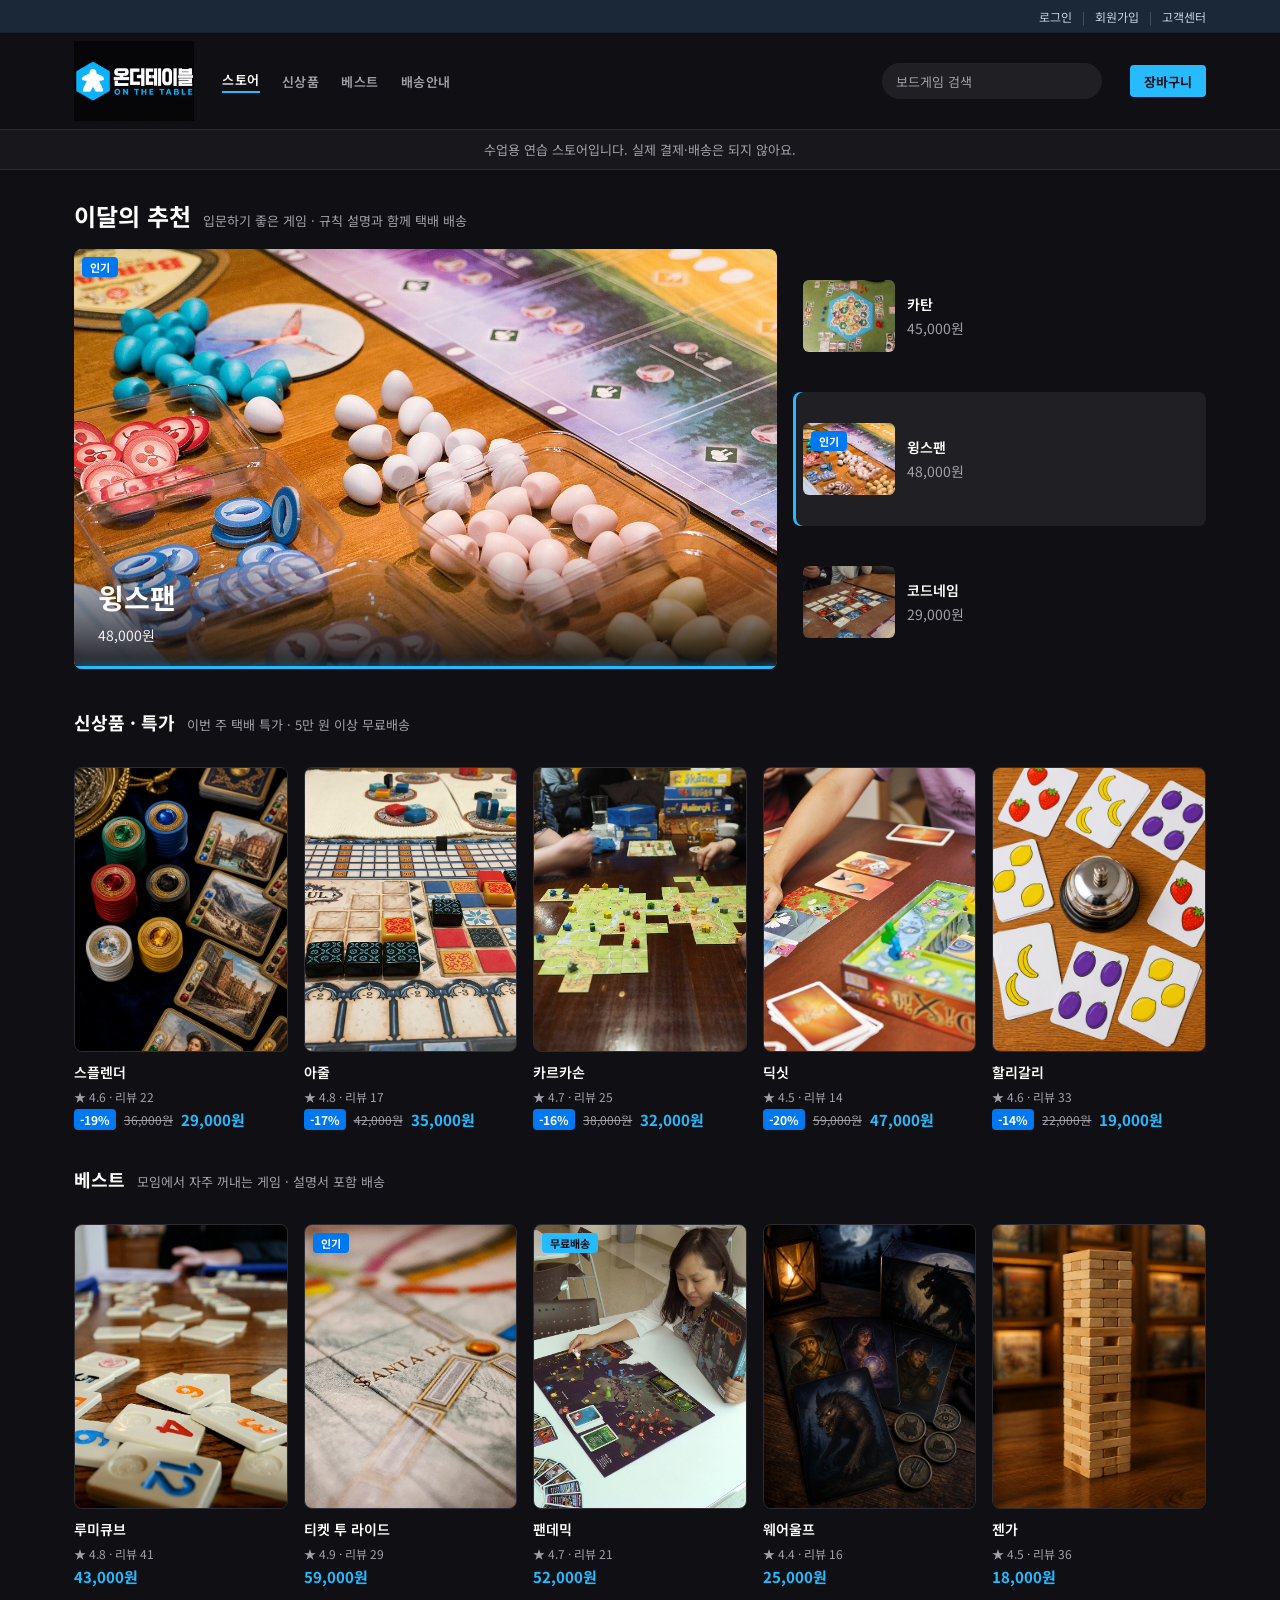
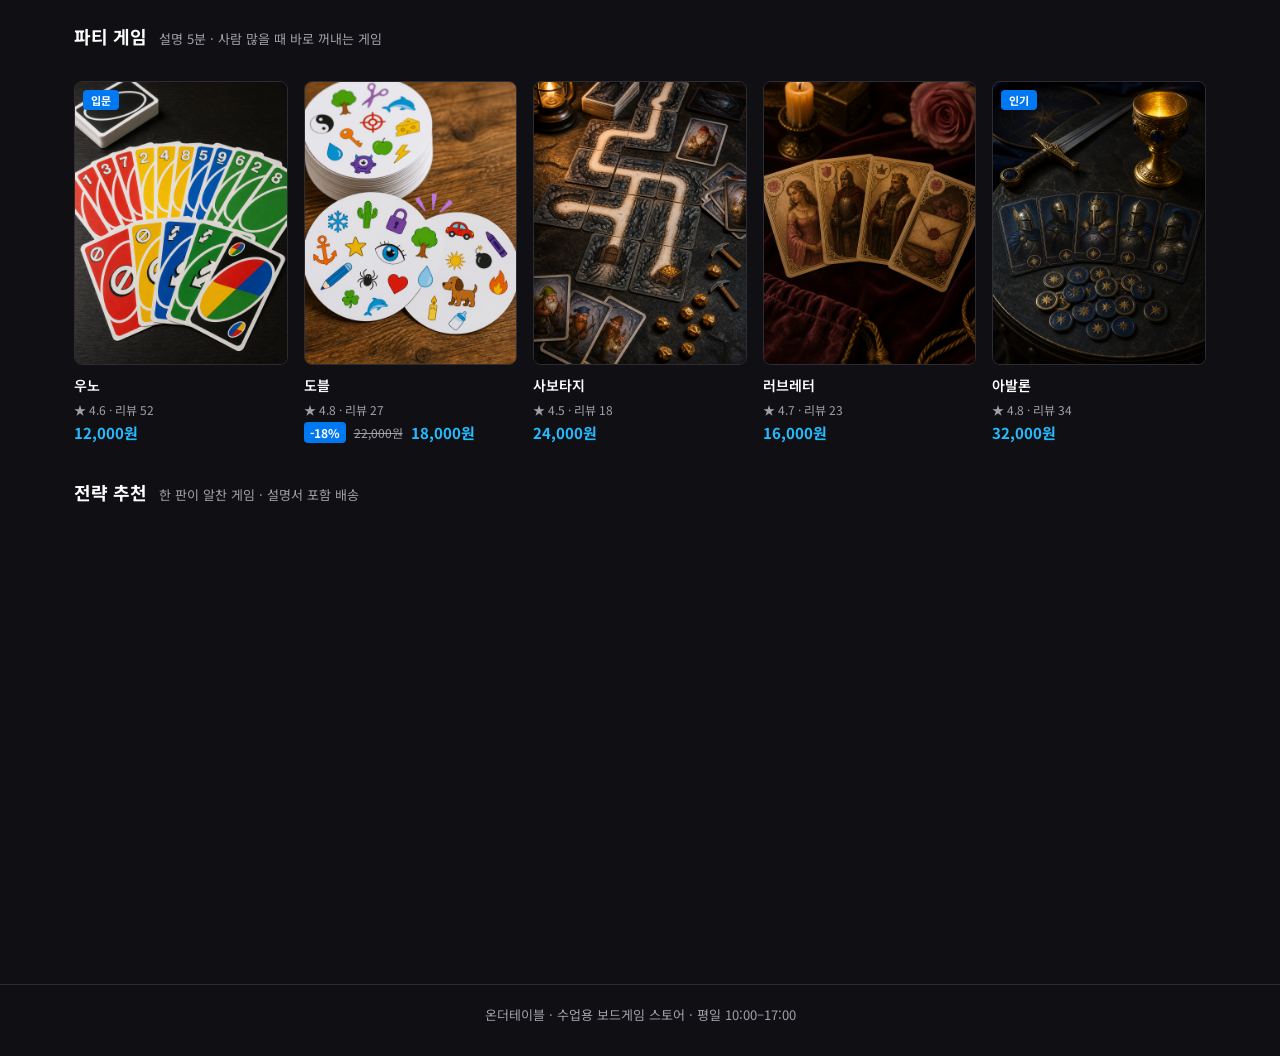
<file: index.html>
<!DOCTYPE html>
<html lang="ko">
  <head>
    <meta charset="UTF-8" />
    <meta http-equiv="refresh" content="0; url=store/" />
    <link rel="canonical" href="store/" />
    <title>온더테이블</title>
    <script>
      location.replace("store/");
    </script>
  </head>
  <body>
    <p><a href="store/">온더테이블 스토어로 이동</a></p>
  </body>
</html>
</file>
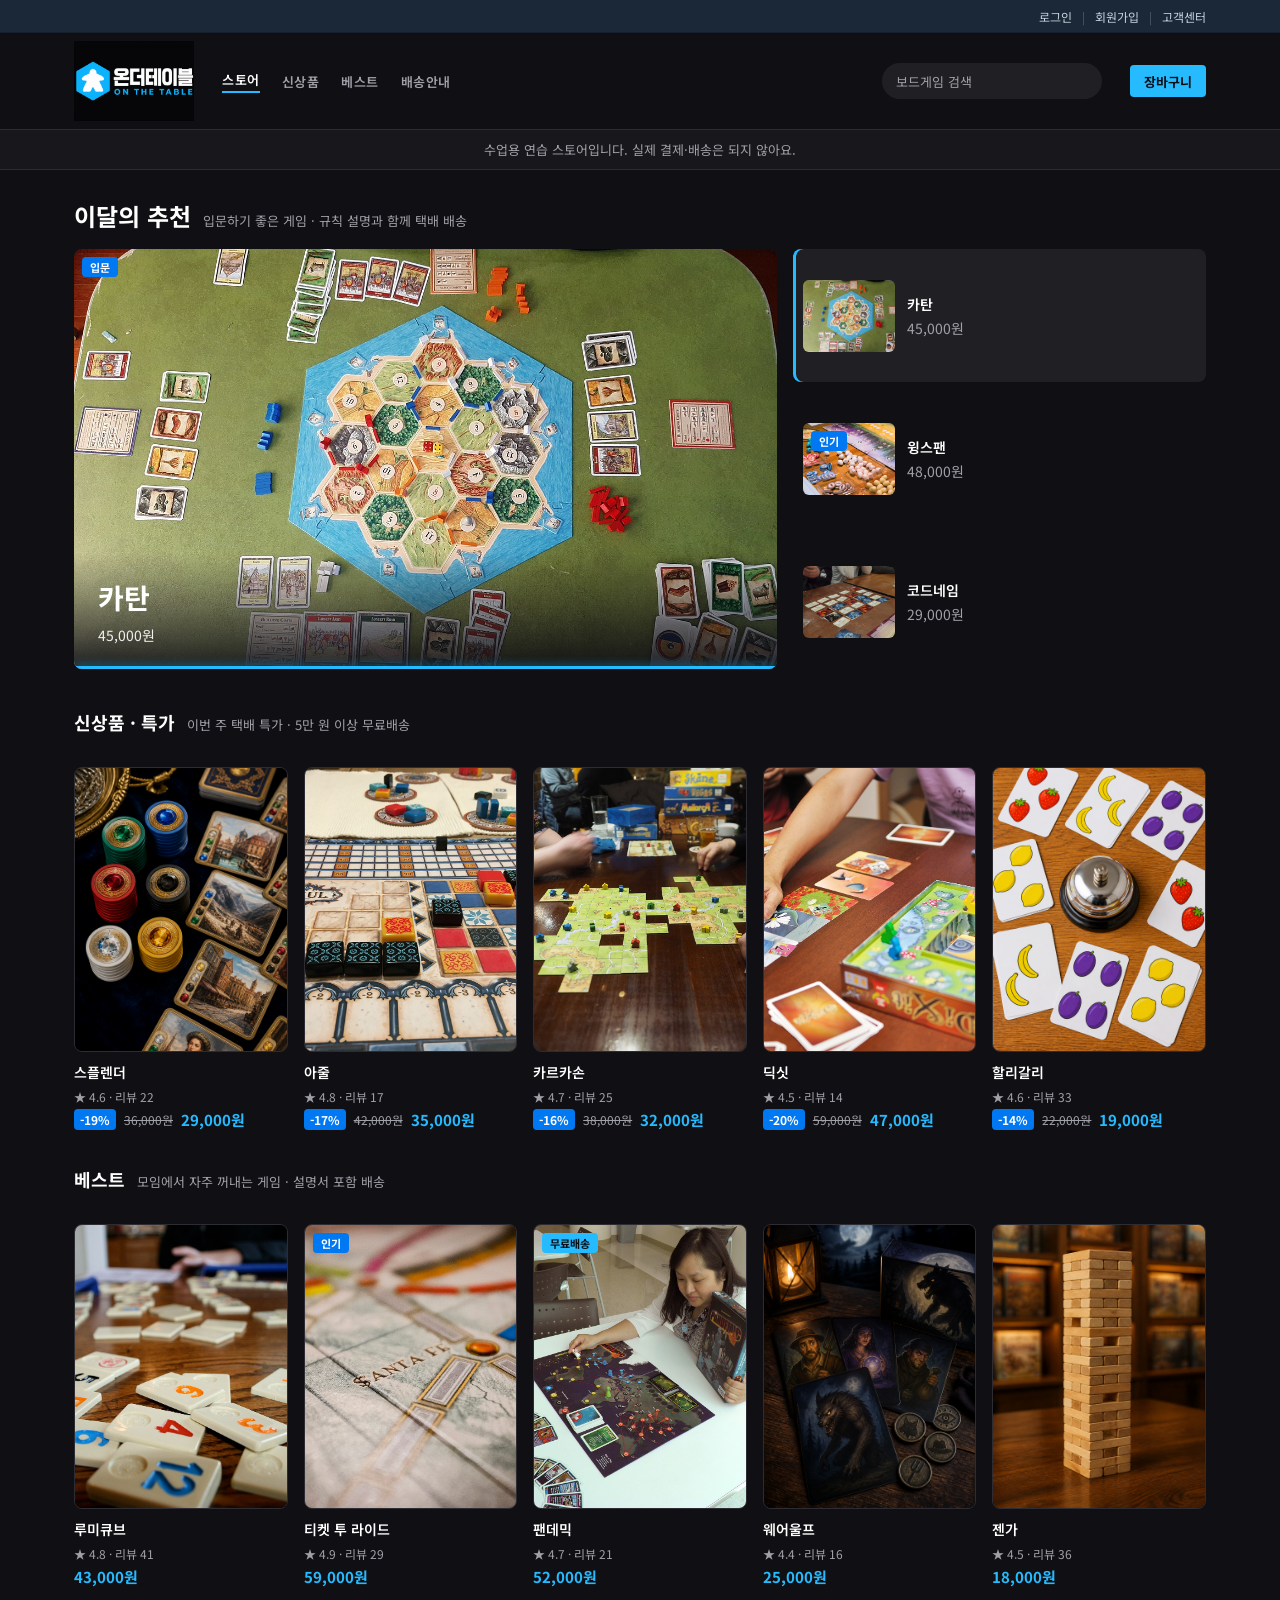
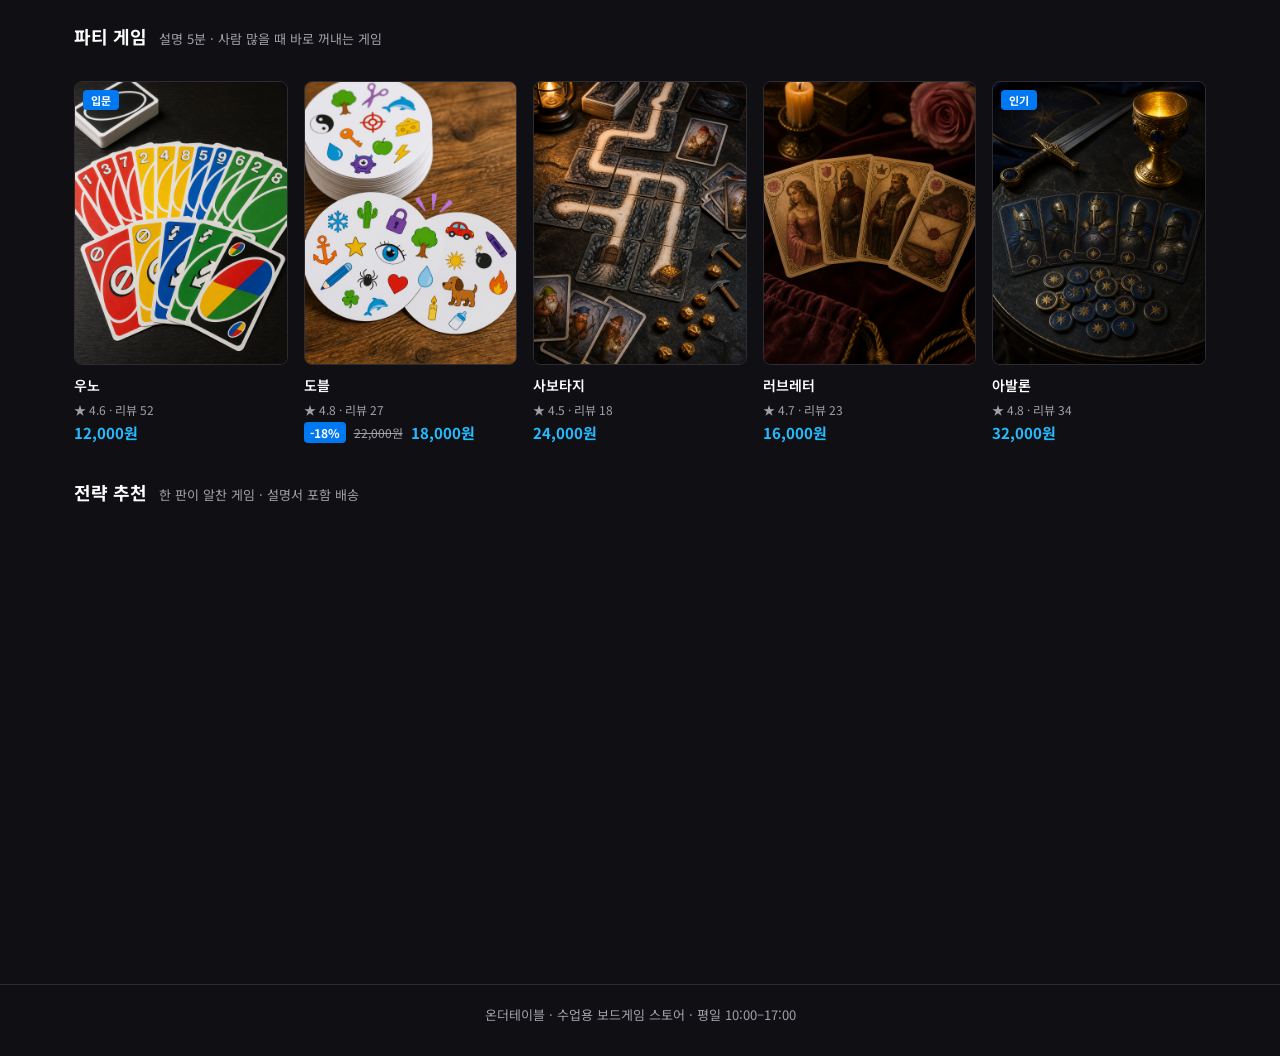
<file: store/index.html>
<!DOCTYPE html>
<html lang="ko">
  <head>
    <meta charset="UTF-8" />
    <meta name="viewport" content="width=device-width, initial-scale=1.0" />
    <title>온더테이블</title>
    <link rel="preconnect" href="https://fonts.googleapis.com" />
    <link rel="preconnect" href="https://fonts.gstatic.com" crossorigin />
    <link
      href="https://fonts.googleapis.com/css2?family=Noto+Sans+KR:wght@400;500;600;700&display=swap"
      rel="stylesheet"
    />
    <style>
      :root {
        --bg: #101014;
        --card: #202024;
        --card-hover: #2a2a30;
        --line: #2c2c32;
        --text: #ffffff;
        --muted: #a0a0a8;
        --accent: #26bbff;
        --sale: #26bbff;
        --badge: #0078f2;
        --steam: #1b2838;
        --radius-card: 8px;
        --radius-btn: 4px;
      }

      * {
        box-sizing: border-box;
        margin: 0;
        padding: 0;
      }

      body {
        background: var(--bg);
        color: var(--text);
        font-family: "Noto Sans KR", sans-serif;
        min-height: 100vh;
      }

      button,
      input {
        font-family: inherit;
      }

      .wrap {
        max-width: 1180px;
        margin: 0 auto;
        padding: 0 24px;
      }

      header {
        position: sticky;
        top: 0;
        z-index: 10;
        background: #101014;
        border-bottom: 1px solid var(--line);
      }

      .util {
        border-bottom: 1px solid #15202d;
        background: var(--steam);
      }

      .util-inner {
        display: flex;
        justify-content: flex-end;
        align-items: center;
        gap: 10px;
        height: 32px;
        color: #8f98a0;
        font-size: 12px;
      }

      .header-inner {
        display: flex;
        align-items: center;
        gap: 28px;
        height: 96px;
      }

      .header-left {
        display: flex;
        align-items: center;
        gap: 28px;
        flex: 1;
      }

      .logo {
        display: flex;
        align-items: center;
        background: none;
        border: 0;
        padding: 0;
        cursor: pointer;
      }

      .logo img {
        display: block;
        height: 80px;
        width: auto;
      }

      .cat-nav {
        display: flex;
        gap: 22px;
        align-items: center;
        flex: 1;
      }

      .cat-nav a {
        color: var(--muted);
        text-decoration: none;
        font-size: 13px;
        font-weight: 600;
        letter-spacing: 0.04em;
      }

      .cat-nav a:hover,
      .cat-nav a.active {
        color: var(--text);
      }

      .cat-nav a.active {
        box-shadow: inset 0 -2px 0 var(--accent);
        padding-bottom: 4px;
      }

      .search {
        width: 220px;
        height: 36px;
        padding: 0 14px;
        border: 0;
        border-radius: 18px;
        background: var(--card);
        color: var(--text);
        font-size: 13px;
      }

      .search::placeholder {
        color: var(--muted);
      }

      .search:focus {
        outline: 1px solid var(--accent);
      }

      .header-right {
        display: flex;
        align-items: center;
        gap: 10px;
        color: var(--muted);
        font-size: 13px;
        white-space: nowrap;
      }

      .install {
        position: relative;
        height: 32px;
        padding: 0 14px;
        border: 0;
        border-radius: var(--radius-btn);
        background: var(--accent);
        color: #081018;
        font-size: 13px;
        font-weight: 700;
        cursor: pointer;
      }

      .cart-badge {
        position: absolute;
        top: -7px;
        right: -7px;
        min-width: 18px;
        height: 18px;
        padding: 0 5px;
        border-radius: 9px;
        background: #fff;
        color: #081018;
        font-size: 11px;
        font-weight: 800;
        line-height: 18px;
        text-align: center;
      }

      .cart-badge.is-zero {
        display: none !important;
      }

      .install:hover {
        filter: brightness(1.08);
      }

      #cart-btn:hover {
        border-color: var(--accent);
        color: var(--accent);
      }

      .promo {
        background: #18181c;
        color: var(--muted);
        font-size: 13px;
        text-align: center;
        padding: 10px 16px;
        border-bottom: 1px solid var(--line);
      }

      .header-right a,
      .util-inner a {
        color: #c6d4df;
        text-decoration: none;
      }

      .rating {
        color: var(--muted);
        font-size: 12px;
        margin-bottom: 4px;
      }

      .rating em {
        color: #ffb020;
        font-style: normal;
        font-weight: 700;
      }

      .buy-actions {
        display: grid;
        gap: 8px;
      }

      #cart-btn {
        width: 100%;
        height: 44px;
        border: 1px solid var(--line);
        border-radius: var(--radius-btn);
        background: transparent;
        color: var(--text);
        font-size: 15px;
        font-weight: 700;
        cursor: pointer;
      }

      .specs {
        margin: 24px 0 8px;
      }

      .specs > h3 {
        font-size: 15px;
        margin-bottom: 4px;
      }

      .spec-row {
        display: grid;
        grid-template-columns: 88px 1fr;
        gap: 12px;
        padding: 12px 0;
        border-top: 1px solid var(--line);
        font-size: 14px;
      }

      .spec-row:last-child {
        border-bottom: 1px solid var(--line);
      }

      .spec-row dt {
        color: var(--muted);
      }

      .sep {
        opacity: 0.45;
      }

      #home,
      #detail,
      #cart {
        padding: 28px 0 48px;
        opacity: 1;
        transition: opacity 0.32s ease;
      }

      #home.is-leaving,
      #detail.is-leaving,
      #cart.is-leaving {
        opacity: 0;
      }

      [hidden] {
        display: none !important;
      }

      #search-head {
        display: none !important;
      }

      #home.is-searching #search-head {
        display: flex !important;
      }

      #home.is-searching .hero,
      #home.is-searching .hero-head {
        display: none;
      }

      .card.is-filtered-out {
        display: none;
      }

      .section.is-empty-section {
        display: none;
      }

      #search-empty {
        color: var(--muted);
        padding: 40px 0 16px;
      }

      .hero {
        display: grid;
        grid-template-columns: 1.7fr 1fr;
        gap: 16px;
        margin-bottom: 40px;
        min-height: 420px;
      }

      .hero-main {
        position: relative;
        display: flex;
        align-items: flex-end;
        overflow: hidden;
        border: 0;
        border-radius: var(--radius-card);
        background: var(--card);
        color: inherit;
        text-align: left;
        cursor: pointer;
        min-height: 420px;
      }

      .hero-main .cover,
      .detail-banner .cover {
        position: absolute;
        inset: 0;
        display: flex;
        align-items: center;
        justify-content: center;
        background: #18181c;
        color: var(--muted);
        font-size: 14px;
      }

      .card .cover img,
      .spot .cover img,
      .detail-banner .cover img {
        width: 100%;
        height: 100%;
        object-fit: cover;
      }

      .hero-main .cover .hero-photo {
        position: absolute;
        inset: 0;
        width: 100%;
        height: 100%;
        object-fit: cover;
        opacity: 0;
        transition: opacity 0.55s ease;
      }

      .hero-main .cover .hero-photo.is-front {
        opacity: 1;
      }

      .hero-progress {
        pointer-events: none;
        position: absolute;
        left: 0;
        right: 0;
        bottom: 0;
        z-index: 3;
        height: 3px;
        background: rgba(255, 255, 255, 0.12);
      }

      .hero-progress span {
        display: block;
        height: 100%;
        width: 0;
        background: var(--accent);
        box-shadow: 0 0 10px rgba(38, 187, 255, 0.8);
      }

      .hero-progress span.run {
        animation: hero-bar 4s linear forwards;
      }

      .hero.is-paused .hero-progress span.run {
        animation-play-state: paused;
      }

      @keyframes hero-bar {
        from {
          width: 0;
        }
        to {
          width: 100%;
        }
      }

      .hero-copy {
        position: relative;
        z-index: 1;
        width: 100%;
        padding: 24px;
        background: linear-gradient(transparent, rgba(16, 16, 20, 0.92));
        color: #fff;
        transition: opacity 0.25s ease;
      }

      .hero-copy.is-swap {
        opacity: 0.25;
      }

      .hero-copy h2 {
        font-size: 28px;
        font-weight: 700;
        margin-bottom: 8px;
        color: #fff;
      }

      .hero-copy p {
        color: #f0f0f0;
        font-size: 14px;
      }

      .spot p {
        color: var(--muted);
        font-size: 14px;
      }

      .hero-side {
        display: grid;
        grid-template-rows: repeat(3, 1fr);
        gap: 10px;
      }

      .spot {
        display: grid;
        grid-template-columns: 92px 1fr;
        gap: 12px;
        align-items: center;
        padding: 10px;
        border: 0;
        border-radius: var(--radius-card);
        background: transparent;
        color: inherit;
        text-align: left;
        cursor: pointer;
        transition: transform 0.2s ease, background 0.2s ease;
      }

      .spot:hover,
      .spot.active {
        background: var(--card);
      }

      .spot:hover {
        transform: translateY(-4px);
      }

      .spot.active {
        box-shadow: inset 3px 0 0 var(--accent);
      }

      .spot .cover {
        height: 72px;
        overflow: hidden;
        border-radius: 6px;
        background: #18181c;
      }

      .spot h3 {
        font-size: 14px;
        font-weight: 600;
        margin-bottom: 4px;
      }

      .section-head {
        display: flex;
        align-items: baseline;
        gap: 12px;
        margin-bottom: 16px;
      }

      .section-head h2 {
        margin-bottom: 0;
      }

      .section-head p {
        color: var(--muted);
        font-size: 13px;
      }

      .cover {
        position: relative;
      }

      .hero-main .cover .flag {
        z-index: 2;
      }

      .flag {
        position: absolute;
        top: 8px;
        left: 8px;
        z-index: 1;
        padding: 2px 8px;
        border-radius: 4px;
        font-size: 11px;
        font-weight: 700;
      }

      .flag-free {
        background: var(--accent);
        color: #081018;
      }

      .flag-ea {
        background: var(--badge);
        color: #fff;
      }

      .section {
        margin-bottom: 36px;
      }

      .section h2 {
        font-size: 18px;
        font-weight: 700;
        margin-bottom: 16px;
      }

      .row {
        display: grid;
        grid-template-columns: repeat(5, 1fr);
        gap: 16px;
      }

      .card {
        border: 0;
        background: none;
        color: inherit;
        text-align: left;
        cursor: pointer;
        opacity: 0;
        transform: translateY(22px);
        transition: transform 0.45s ease, opacity 0.45s ease;
      }

      .card.is-in {
        opacity: 1;
        transform: translateY(0);
      }

      .card .cover {
        aspect-ratio: 3 / 4;
        margin-bottom: 10px;
        overflow: hidden;
        border-radius: var(--radius-card);
        background: var(--card);
        border: 1px solid var(--line);
        transition: border-color 0.22s ease, box-shadow 0.22s ease;
      }

      .card-more {
        position: absolute;
        inset: 0;
        z-index: 2;
        display: flex;
        align-items: center;
        justify-content: center;
        background: rgba(16, 16, 20, 0.55);
        color: #fff;
        font-size: 13px;
        font-weight: 700;
        letter-spacing: 0.04em;
        opacity: 0;
        transition: opacity 0.22s ease;
        pointer-events: none;
      }

      .card.is-in:hover {
        transform: translateY(-8px);
      }

      .card:hover .cover {
        background: var(--card-hover);
        border-color: #3a3a44;
        box-shadow: 0 16px 32px rgba(0, 0, 0, 0.45);
      }

      .card:hover .card-more {
        opacity: 1;
      }

      .card h3 {
        font-size: 14px;
        font-weight: 600;
        margin-bottom: 6px;
      }

      .price-row {
        display: flex;
        align-items: center;
        gap: 8px;
        flex-wrap: wrap;
      }

      .badge {
        padding: 2px 6px;
        border-radius: 4px;
        background: var(--badge);
        color: #fff;
        font-size: 12px;
        font-weight: 700;
      }

      .original {
        color: var(--muted);
        font-size: 12px;
        text-decoration: line-through;
      }

      .price {
        color: var(--accent);
        font-size: 15px;
        font-weight: 700;
      }

      footer {
        border-top: 1px solid var(--line);
        padding: 20px 0 32px;
        color: var(--muted);
        font-size: 13px;
        text-align: center;
      }

      .back {
        display: inline-flex;
        align-items: center;
        gap: 6px;
        margin-bottom: 20px;
        border: 0;
        background: none;
        color: var(--muted);
        font-size: 14px;
        cursor: pointer;
      }

      .back:hover {
        color: var(--text);
      }

      .detail-grid {
        display: grid;
        grid-template-columns: 1.7fr 0.9fr;
        gap: 32px;
        align-items: start;
      }

      .detail-lead {
        font-size: 16px;
        line-height: 1.7;
        margin-bottom: 20px;
      }

      .meta {
        display: grid;
        grid-template-columns: 1fr 1fr;
        gap: 16px;
        margin-bottom: 20px;
      }

      .meta h3 {
        color: var(--muted);
        font-size: 12px;
        font-weight: 500;
        margin-bottom: 10px;
      }

      .tags {
        display: flex;
        gap: 8px;
        flex-wrap: wrap;
      }

      .tags span {
        padding: 6px 12px;
        border-radius: 4px;
        background: #3a3a40;
        color: var(--text);
        font-size: 13px;
      }

      .detail-banner {
        position: relative;
        width: 100%;
        min-height: 560px;
        aspect-ratio: 16 / 7;
        margin-bottom: 28px;
        overflow: hidden;
        border-radius: var(--radius-card);
        background: var(--card);
      }

      .detail-banner .cover img {
        transition: transform 0.55s ease;
      }

      .detail-banner:hover .cover img {
        transform: scale(1.08);
      }

      .related {
        margin-top: 48px;
      }

      .related .row {
        grid-template-columns: repeat(4, 1fr);
      }

      .toast {
        position: fixed;
        right: 24px;
        bottom: 24px;
        z-index: 50;
        min-width: 240px;
        padding: 14px 18px;
        border-radius: 8px;
        background: #202024;
        border: 1px solid rgba(38, 187, 255, 0.4);
        color: var(--text);
        font-size: 14px;
        font-weight: 600;
        box-shadow: 0 12px 32px rgba(0, 0, 0, 0.45);
        opacity: 0;
        transform: translateY(12px);
        pointer-events: none;
        transition: opacity 0.25s ease, transform 0.25s ease;
      }

      .toast.is-on {
        opacity: 1;
        transform: translateY(0);
      }

      .cart-layout {
        display: grid;
        grid-template-columns: 1.6fr 0.8fr;
        gap: 28px;
        align-items: start;
      }

      .cart-list {
        display: grid;
        gap: 12px;
      }

      .cart-item {
        display: grid;
        grid-template-columns: 72px 1fr auto;
        gap: 14px;
        align-items: center;
        padding: 12px;
        border-radius: var(--radius-card);
        background: var(--card);
        border: 1px solid var(--line);
      }

      .cart-item img {
        width: 72px;
        height: 72px;
        object-fit: cover;
        border-radius: 6px;
      }

      .cart-item h3 {
        font-size: 15px;
        margin-bottom: 6px;
      }

      .cart-item p {
        color: var(--accent);
        font-size: 14px;
        font-weight: 700;
      }

      .cart-qty {
        display: flex;
        align-items: center;
        gap: 8px;
      }

      .cart-qty button {
        width: 28px;
        height: 28px;
        border: 1px solid var(--line);
        border-radius: 4px;
        background: transparent;
        color: var(--text);
        cursor: pointer;
      }

      .cart-qty .cart-remove {
        width: auto;
        min-width: 56px;
        padding: 0 14px;
        margin-left: 8px;
        color: var(--muted);
        white-space: nowrap;
      }

      .cart-summary {
        padding: 20px;
        border-radius: var(--radius-card);
        background: var(--card);
        border: 1px solid var(--line);
      }

      .cart-summary h2 {
        font-size: 20px;
        margin-bottom: 16px;
      }

      .cart-row {
        display: flex;
        justify-content: space-between;
        margin-bottom: 10px;
        font-size: 14px;
        color: var(--muted);
      }

      .cart-row strong {
        color: var(--text);
      }

      .cart-row.total {
        margin-top: 12px;
        padding-top: 12px;
        border-top: 1px solid var(--line);
        color: var(--text);
        font-size: 16px;
        font-weight: 700;
      }

      .cart-row.total span {
        color: var(--accent);
      }

      #cart-checkout {
        width: 100%;
        height: 44px;
        margin-top: 16px;
        border: 0;
        border-radius: var(--radius-btn);
        background: var(--accent);
        color: #081018;
        font-size: 15px;
        font-weight: 700;
        cursor: pointer;
      }

      #cart-checkout:disabled {
        opacity: 0.55;
        cursor: default;
      }

      #cart-empty {
        color: var(--muted);
        padding: 40px 0;
      }

      .cart-keep {
        display: inline-block;
        margin-left: 8px;
        border: 0;
        background: none;
        color: var(--accent);
        font-size: 14px;
        font-weight: 700;
        cursor: pointer;
      }

      .expand-btn {
        display: inline-flex;
        margin: 12px 0 28px;
        border: 0;
        background: none;
        color: var(--accent);
        font-size: 14px;
        cursor: pointer;
      }

      .expand-body {
        color: var(--muted);
        font-size: 14px;
        line-height: 1.7;
        margin: -12px 0 28px;
      }

      .expand-body[hidden] {
        display: none;
      }

      .achieve-head {
        font-size: 16px;
        font-weight: 700;
        margin-bottom: 16px;
      }

      .achieves {
        display: grid;
        grid-template-columns: repeat(5, 1fr);
        gap: 12px;
      }

      .achieve-icon {
        width: 72px;
        height: 72px;
        display: flex;
        align-items: center;
        justify-content: center;
        margin-bottom: 8px;
        border-radius: 4px;
        background: #2a3344;
        color: var(--accent);
        font-size: 12px;
        font-weight: 700;
      }

      .achieve p {
        font-size: 13px;
        margin-bottom: 4px;
      }

      .achieve span {
        color: var(--muted);
        font-size: 12px;
      }

      .all-achieves {
        display: inline-block;
        margin-top: 16px;
        color: var(--accent);
        font-size: 14px;
        text-decoration: none;
      }

      .buy-box {
        position: sticky;
        top: 140px;
        padding: 20px;
        border-radius: var(--radius-card);
        background: var(--card);
        border: 1px solid var(--line);
      }

      .buy-box h1 {
        font-size: 22px;
        margin-bottom: 16px;
      }

      .detail-price {
        font-size: 18px;
        font-weight: 700;
        color: var(--accent);
        margin-bottom: 8px;
      }

      .ship-note {
        color: var(--muted);
        font-size: 13px;
        margin-bottom: 16px;
        line-height: 1.5;
      }

      #download-btn {
        width: 100%;
        height: 44px;
        border: 0;
        border-radius: var(--radius-btn);
        background: var(--accent);
        color: #081018;
        font-size: 15px;
        font-weight: 700;
        cursor: pointer;
      }

      #download-btn:disabled {
        opacity: 0.7;
        cursor: default;
      }

      @media (max-width: 900px) {
        .hero,
        .detail-grid,
        .meta,
        .achieves {
          grid-template-columns: 1fr;
        }

        .hero-main,
        .detail-banner {
          min-height: 360px;
          aspect-ratio: auto;
        }

        .cart-layout {
          grid-template-columns: 1fr;
        }

        .row {
          display: flex;
          overflow-x: auto;
          padding-bottom: 8px;
        }

        .card {
          flex: 0 0 160px;
        }

        .util,
        .cat-nav {
          display: none;
        }

        .search {
          width: auto;
          flex: 1;
          min-width: 0;
          max-width: 220px;
        }

        .header-inner {
          gap: 12px;
        }
      }

      @media (prefers-reduced-motion: reduce) {
        .hero-progress span.run {
          animation: none;
        }

        .card,
        .card.is-in,
        .card.is-in:hover,
        .spot,
        .spot:hover {
          opacity: 1;
          transform: none;
        }

        .detail-banner:hover .cover img {
          transform: none;
        }

        #home,
        #detail,
        #cart,
        #home.is-leaving,
        #detail.is-leaving,
        #cart.is-leaving {
          opacity: 1;
          transition: none;
        }
      }
    </style>
  </head>
  <body>
    <header>
      <div class="util">
        <div class="wrap util-inner">
          <a href="#" id="nav-login">로그인</a>
          <span class="sep">|</span>
          <a href="#" id="nav-join">회원가입</a>
          <span class="sep">|</span>
          <a href="#" id="nav-support">고객센터</a>
        </div>
      </div>
      <div class="wrap header-inner">
        <button class="logo" type="button" id="logo-btn" aria-label="온더테이블">
          <img src="images/logo.png" alt="온더테이블" />
        </button>
        <nav class="cat-nav">
          <a href="#" class="active" id="nav-store">스토어</a>
          <a href="#deals" id="nav-new">신상품</a>
          <a href="#best" id="nav-best">베스트</a>
          <a href="#" id="nav-about">배송안내</a>
        </nav>
        <input class="search" type="search" placeholder="보드게임 검색" autocomplete="off" aria-label="보드게임 검색" />
        <div class="header-right">
          <button class="install" type="button" id="open-cart">
            장바구니
            <span class="cart-badge is-zero" id="cart-badge">0</span>
          </button>
        </div>
      </div>
    </header>
    <p class="promo">수업용 연습 스토어입니다. 실제 결제·배송은 되지 않아요.</p>

    <main>
      <section id="home">
        <div class="wrap">
          <div class="section-head hero-head">
            <h2>이달의 추천</h2>
            <p>입문하기 좋은 게임 · 규칙 설명과 함께 택배 배송</p>
          </div>
          <div class="section-head" id="search-head">
            <h2>검색 결과</h2>
            <p id="search-count"></p>
          </div>
          <p id="search-empty" hidden>검색 결과가 없어요. 다른 이름이나 장르를 입력해 보세요.</p>
          <section class="section" id="search-hits" hidden>
            <div class="row" id="search-hits-row"></div>
          </section>
          <div class="hero">
            <button
              class="hero-main"
              type="button"
              id="hero-main"
              data-title="카탄"
              data-price="45,000원"
              data-desc="주사위로 자원을 얻고, 도로·마을·도시를 지어 10점을 먼저 내면 이깁니다. 3~4인, 60~90분."
              data-more="차례마다 주사위 2개를 굴립니다. 나온 숫자 칸에 마을이 있으면 자원을 받고, 사람과 거래한 뒤 도로(벽돌+나무)·마을·도시를 짓습니다. 합이 7이면 도둑이 움직입니다. 최장 도로·최강 기사 점수도 있습니다. 구성: 육각 타일, 자원 카드, 말, 주사위, 설명서. 택배 2~3일."
              data-tags="전략, 가족, 입문"
              data-features="3~4인, 60~90분, 만 10세"
            >
              <div class="cover" id="hero-cover">
                <span class="flag flag-ea">입문</span>
                <img class="hero-photo is-front" src="images/catan.jpg" alt="카탄" />
              </div>
              <div class="hero-copy" id="hero-copy">
                <h2 id="hero-title">카탄</h2>
                <p id="hero-price">45,000원</p>
              </div>
              <div class="hero-progress" aria-hidden="true"><span id="hero-progress-bar" class="run"></span></div>
            </button>

            <div class="hero-side">
              <button
                class="spot active"
                type="button"
                data-title="카탄"
                data-price="45,000원"
                data-desc="주사위로 자원을 얻고, 도로·마을·도시를 지어 10점을 먼저 내면 이깁니다. 3~4인, 60~90분."
                data-more="차례마다 주사위 2개를 굴립니다. 나온 숫자 칸에 마을이 있으면 자원을 받고, 사람과 거래한 뒤 도로(벽돌+나무)·마을·도시를 짓습니다. 합이 7이면 도둑이 움직입니다. 최장 도로·최강 기사 점수도 있습니다. 구성: 육각 타일, 자원 카드, 말, 주사위, 설명서. 택배 2~3일."
                data-tags="전략, 가족, 입문"
                data-features="3~4인, 60~90분, 만 10세"
              >
                <div class="cover">
                  <img src="images/catan.jpg" alt="카탄" />
                </div>
                <div>
                  <h3>카탄</h3>
                  <p>45,000원</p>
                </div>
              </button>
              <button
                class="spot"
                type="button"
                data-title="윙스팬"
                data-price="48,000원"
                data-desc="새 카드를 숲·초원·습지에 놓아 엔진을 키웁니다. 4라운드, 1~5인, 40~70분."
                data-more="차례에 행동 하나: 새 놓기, 먹이 얻기, 알 낳기, 카드 뽑기. 새가 많을수록 그 줄이 세집니다. 끝점수는 새+알+먹이+보너스+라운드 목표입니다. 구성: 새 카드, 보드, 알 토큰, 주사위 탑, 설명서. 택배 2~3일."
                data-tags="전략, 엔진빌딩, 가족"
                data-features="1~5인, 40~70분, 만 10세"
              >
                <div class="cover">
                  <span class="flag flag-ea">인기</span>
                  <img src="images/wingspan.jpg" alt="윙스팬" />
                </div>
                <div>
                  <h3>윙스팬</h3>
                  <p>48,000원</p>
                </div>
              </button>
              <button
                class="spot"
                type="button"
                data-title="코드네임"
                data-price="29,000원"
                data-desc="힌트 한 단어로 우리 팀 단어를 맞힙니다. 암살자를 고르면 즉시 패배. 4~8인, 15분."
                data-more="5×5 단어 판을 펼칩니다. 스파이마스터가 '힌트+숫자'를 말하면 팀원이 카드를 고릅니다. 우리 팀이면 계속, 시민이면 턴 종료, 암살자면 패배. 자기 팀 단어를 먼저 다 맞히면 승리. 구성: 단어 카드, 키 카드, 덮개, 설명서. 무료배송."
                data-tags="파티, 단어, 팀전"
                data-features="4~8인, 15분, 만 10세"
              >
                <div class="cover">
                  <img src="images/codenames.jpg" alt="코드네임" />
                </div>
                <div>
                  <h3>코드네임</h3>
                  <p>29,000원</p>
                </div>
              </button>
            </div>
          </div>

          <section class="section" id="deals">
            <div class="section-head">
              <h2>신상품 · 특가</h2>
              <p>이번 주 택배 특가 · 5만 원 이상 무료배송</p>
            </div>
            <div class="row">
              <button
                class="card"
                type="button"
                data-title="스플렌더"
                data-price="29,000원"
                data-desc="보석을 모아 개발 카드를 사고, 15점을 먼저 내면 이깁니다. 2~4인, 30분."
                data-more="차례에 하나만: 보석 3색 가져오기, 같은 색 2개, 카드 사기, 또는 예약(+황금 조커). 산 카드는 영구 할인이 됩니다. 귀족 방문은 3점. 15점이면 그 라운드 끝까지 하고 최고점 승리. 구성: 보석 토큰, 개발 카드, 귀족 타일, 설명서."
                data-tags="전략, 카드, 입문"
                data-features="2~4인, 30분, 만 10세"
              >
                <div class="cover">
                  <img src="images/splendor.jpg" alt="스플렌더" />
                </div>
                <h3>스플렌더</h3>
                <div class="price-row">
                  <span class="badge">-19%</span>
                  <span class="original">36,000원</span>
                  <span class="price">29,000원</span>
                </div>
              </button>
              <button
                class="card"
                type="button"
                data-title="아줄"
                data-price="35,000원"
                data-desc="공장에서 같은 색 타일만 가져와 줄을 채웁니다. 벽이 차면 점수. 2~4인, 30~45분."
                data-more="한 색만 가져가고 나머지는 가운데로 둡니다. 줄이 가득 차면 벽에 1장을 붙입니다. 바닥에 버린 타일은 감점. 가로줄 하나가 완성되면 마지막 라운드. 구성: 공장 보드, 플레이어 보드, 타일, 설명서."
                data-tags="추상, 가족, 타일"
                data-features="2~4인, 30~45분, 만 8세"
              >
                <div class="cover">
                  <img src="images/azul.jpg" alt="아줄" />
                </div>
                <h3>아줄</h3>
                <div class="price-row">
                  <span class="badge">-17%</span>
                  <span class="original">42,000원</span>
                  <span class="price">35,000원</span>
                </div>
              </button>
              <button
                class="card"
                type="button"
                data-title="카르카손"
                data-price="32,000원"
                data-desc="타일을 이어 도시와 길을 만들고, 말을 올려 점수를 받습니다. 2~5인, 30~45분."
                data-more="타일 1장을 지형에 맞게 놓고, 원하면 미플(말)을 올립니다. 도시·길이 닫히면 점수를 받고 말을 돌려받습니다. 수도원은 주변 8칸이 차면 9점. 구성: 지형 타일, 미플, 점수 트랙, 설명서."
                data-tags="가족, 타일, 입문"
                data-features="2~5인, 30~45분, 만 7세"
              >
                <div class="cover">
                  <img src="images/carcassonne.jpg" alt="카르카손" />
                </div>
                <h3>카르카손</h3>
                <div class="price-row">
                  <span class="badge">-16%</span>
                  <span class="original">38,000원</span>
                  <span class="price">32,000원</span>
                </div>
              </button>
              <button
                class="card"
                type="button"
                data-title="딕싯"
                data-price="47,000원"
                data-desc="이야기꾼이 그림에 힌트를 주고, 나머지는 비슷한 그림을 섞어 투표합니다. 3~6인, 30분."
                data-more="각자 카드 6장. 이야기꾼이 힌트를 내면 다른 사람은 비슷한 그림을 냅니다. 섞어 펼친 뒤 이야기꾼 카드를 고릅니다. 모두 맞히거나 아무도 못 맞히면 이야기꾼은 0점. 구성: 그림 카드, 투표 칩, 토끼 말, 설명서."
                data-tags="파티, 이야기, 그림"
                data-features="3~6인, 30분, 만 8세"
              >
                <div class="cover">
                  <img src="images/dixit.jpg" alt="딕싯" />
                </div>
                <h3>딕싯</h3>
                <div class="price-row">
                  <span class="badge">-20%</span>
                  <span class="original">59,000원</span>
                  <span class="price">47,000원</span>
                </div>
              </button>
              <button
                class="card"
                type="button"
                data-title="할리갈리"
                data-price="19,000원"
                data-desc="같은 과일이 정확히 5개가 되면 종을 칩니다. 2~6인, 10~15분."
                data-more="차례로 카드를 뒤집습니다. 같은 과일 합이 5개면 종. 가장 빠른 사람이 공개된 카드를 가져갑니다. 잘못 치면 카드를 나눠 줍니다. 구성: 과일 카드, 종, 설명서."
                data-tags="파티, 순발력, 가족"
                data-features="2~6인, 10~15분, 만 6세"
              >
                <div class="cover">
                  <img src="images/halligalli.jpg" alt="할리갈리" />
                </div>
                <h3>할리갈리</h3>
                <div class="price-row">
                  <span class="badge">-14%</span>
                  <span class="original">22,000원</span>
                  <span class="price">19,000원</span>
                </div>
              </button>
            </div>
          </section>

          <section class="section" id="best">
            <div class="section-head">
              <h2>베스트</h2>
              <p>모임에서 자주 꺼내는 게임 · 설명서 포함 배송</p>
            </div>
            <div class="row">
              <button
                class="card"
                type="button"
                data-title="루미큐브"
                data-price="43,000원"
                data-desc="숫자 타일로 같은 숫자 세트나 연속 숫자를 만듭니다. 손을 먼저 비우면 승리. 2~4인, 30~60분."
                data-more="첫 등록은 합 30점 이상. 이후 타일을 내거나 나온 줄을 재조합합니다. 조커는 아무 숫자·색이나 대신합니다. 구성: 타일, 받침대, 설명서. 5만 원 미만이라 배송비가 붙을 수 있습니다."
                data-tags="가족, 타일, 입문"
                data-features="2~4인, 30~60분, 만 8세"
              >
                <div class="cover">
                  <img src="images/rummikub.jpg" alt="루미큐브" />
                </div>
                <h3>루미큐브</h3>
                <div class="price-row"><span class="price">43,000원</span></div>
              </button>
              <button
                class="card"
                type="button"
                data-title="티켓 투 라이드"
                data-price="59,000원"
                data-desc="기차 카드를 모아 지도 위 노선을 점유합니다. 목적지 티켓을 달성하면 큰 점수. 2~5인, 30~60분."
                data-more="차례에 하나만: 기차 카드 2장, 같은 색으로 노선 놓기, 또는 목적지 티켓 추가. 기차 말이 2개 이하면 한 바퀴 더 하고 끝. 목적지 실패는 감점, 최장 경로 +10점. 구성: 보드, 기차 말, 카드, 설명서. 무료배송."
                data-tags="가족, 전략, 기차"
                data-features="2~5인, 30~60분, 만 8세"
              >
                <div class="cover">
                  <span class="flag flag-ea">인기</span>
                  <img src="images/tickettoride.jpg" alt="티켓 투 라이드" />
                </div>
                <h3>티켓 투 라이드</h3>
                <div class="price-row"><span class="price">59,000원</span></div>
              </button>
              <button
                class="card"
                type="button"
                data-title="팬데믹"
                data-price="52,000원"
                data-desc="모두 한 팀입니다. 행동 4번으로 질병을 치료하고, 치료제 4개를 만들면 전원 승리. 2~4인, 45분."
                data-more="역할(위생병, 과학자 등)을 받고 애틀랜타에서 시작합니다. 이동·치료·연구소·카드 공유·치료제 발견을 4행동 안에 합니다. 전염 카드가 나오면 감염이 급증합니다. 큐브나 카드가 떨어지면 전원 패배. 구성: 세계 지도, 역할 카드, 질병 큐브, 설명서. 무료배송."
                data-tags="협력, 전략, 가족"
                data-features="2~4인, 45분, 만 8세"
              >
                <div class="cover">
                  <span class="flag flag-free">무료배송</span>
                  <img src="images/pandemic.jpg" alt="팬데믹" />
                </div>
                <h3>팬데믹</h3>
                <div class="price-row"><span class="price">52,000원</span></div>
              </button>
              <button
                class="card"
                type="button"
                data-title="웨어울프"
                data-price="25,000원"
                data-desc="밤에 직업을 확인하고, 낮에 한 번만 투표합니다. 원나잇 규칙, 3~10인, 약 10분."
                data-more="인원보다 3장 많게 직업을 나눠 주고 3장은 가운데 둡니다. 밤 동안 늑대·예언자 등이 카드를 보거나 바꿉니다. 아침에 한 번 투표해 가장 표를 받은 사람을 공개합니다. 마을이 늑대를 죽이면 마을 승. 구성: 직업 카드, 토큰, 설명서."
                data-tags="파티, 추리, 대화"
                data-features="3~10인, 10분, 만 13세"
              >
                <div class="cover">
                  <img src="images/werewolf.jpg" alt="웨어울프" />
                </div>
                <h3>웨어울프</h3>
                <div class="price-row"><span class="price">25,000원</span></div>
              </button>
              <button
                class="card"
                type="button"
                data-title="젠가"
                data-price="18,000원"
                data-desc="탑에서 블록을 뽑아 위에 쌓습니다. 무너뜨린 사람이 집니다. 인원 제한 없음, 약 10분."
                data-more="3개씩 방향을 바꿔 탑을 쌓습니다. 한 손으로 블록 1개를 빼고 맨 위에 놓습니다. 맨 위 완성 층은 빼지 않습니다. 구성: 나무 블록 54개, 설명서. 완충 포장 배송."
                data-tags="파티, 순발력, 가족"
                data-features="1인~, 10분, 만 6세"
              >
                <div class="cover">
                  <img src="images/jenga.jpg" alt="젠가" />
                </div>
                <h3>젠가</h3>
                <div class="price-row"><span class="price">18,000원</span></div>
              </button>
            </div>
          </section>

          <section class="section" id="party">
            <div class="section-head">
              <h2>파티 게임</h2>
              <p>설명 5분 · 사람 많을 때 바로 꺼내는 게임</p>
            </div>
            <div class="row">
              <button
                class="card"
                type="button"
                data-title="우노"
                data-price="12,000원"
                data-desc="같은 색이나 숫자를 내며 손을 비웁니다. 마지막 한 장일 때 우노를 외칩니다. 2~10인, 15분."
                data-more="자기 차례에 맨 위 카드와 색 또는 숫자가 같은 카드를 냅니다. 스킵·리버스·+2·와일드로 흐름을 바꿉니다. 마지막 한 장을 내기 전에 우노를 말하지 않으면 카드 2장을 받습니다. 구성: 카드, 설명서."
                data-tags="파티, 카드, 가족"
                data-features="2~10인, 15분, 만 7세"
              >
                <div class="cover">
                  <span class="flag flag-ea">입문</span>
                  <img src="images/uno.jpg" alt="우노" />
                </div>
                <h3>우노</h3>
                <div class="price-row"><span class="price">12,000원</span></div>
              </button>
              <button
                class="card"
                type="button"
                data-title="도블"
                data-price="18,000원"
                data-desc="두 원형 카드에서 같은 그림 하나를 먼저 찾습니다. 2~8인, 10분."
                data-more="어떤 두 장을 골라도 같은 그림이 정확히 하나 있습니다. 먼저 외친 사람이 카드를 가져갑니다. 여러 미니 규칙으로 바꿀 수 있습니다. 구성: 원형 카드, 설명서."
                data-tags="파티, 순발력, 가족"
                data-features="2~8인, 10분, 만 6세"
              >
                <div class="cover">
                  <img src="images/dobble.jpg" alt="도블" />
                </div>
                <h3>도블</h3>
                <div class="price-row">
                  <span class="badge">-18%</span>
                  <span class="original">22,000원</span>
                  <span class="price">18,000원</span>
                </div>
              </button>
              <button
                class="card"
                type="button"
                data-title="사보타지"
                data-price="24,000원"
                data-desc="광부는 금을 찾고, 방해꾼은 길을 막습니다. 정체를 숨긴 채 터널을 잇습니다. 3~10인, 30분."
                data-more="직업 카드를 몰래 봅니다. 자기 차례에 길 카드로 터널을 잇거나, 곡괭이를 깨거나 고칩니다. 금에 먼저 닿으면 광부 승, 길이 막히면 방해꾼 승. 구성: 길 카드, 직업 카드, 금 카드, 설명서."
                data-tags="파티, 추리, 카드"
                data-features="3~10인, 30분, 만 8세"
              >
                <div class="cover">
                  <img src="images/saboteur.jpg" alt="사보타지" />
                </div>
                <h3>사보타지</h3>
                <div class="price-row"><span class="price">24,000원</span></div>
              </button>
              <button
                class="card"
                type="button"
                data-title="러브레터"
                data-price="16,000원"
                data-desc="손카드 한 장으로 공주에게 편지를 전합니다. 상대를 탈락시키면 유리. 2~6인, 15분."
                data-more="매 턴 카드 1장을 뽑아 1장을 씁니다. 경비병은 직업을 맞히고, 공주(8)는 내면 탈락입니다. 마지막까지 남거나 손패 숫자가 높으면 승리. 구성: 카드 16장, 토큰, 설명서."
                data-tags="파티, 카드, 추리"
                data-features="2~6인, 15분, 만 10세"
              >
                <div class="cover">
                  <img src="images/loveletter.jpg" alt="러브레터" />
                </div>
                <h3>러브레터</h3>
                <div class="price-row"><span class="price">16,000원</span></div>
              </button>
              <button
                class="card"
                type="button"
                data-title="아발론"
                data-price="32,000원"
                data-desc="선과 악이 섞인 원탁. 원정을 성공시키거나 실패로 이끕니다. 5~10인, 30분."
                data-more="밤에 악은 서로를 보고, 멀린은 악을 봅니다. 낮에는 팀을 짜 원정 카드를 냅니다. 실패가 쌓이면 악 승, 원정 3회 성공이면 선 승. 암살자가 멀린을 맞히면 뒤집힙니다. 구성: 역할 카드, 원정 토큰, 설명서."
                data-tags="파티, 추리, 대화"
                data-features="5~10인, 30분, 만 13세"
              >
                <div class="cover">
                  <span class="flag flag-ea">인기</span>
                  <img src="images/avalon.jpg" alt="아발론" />
                </div>
                <h3>아발론</h3>
                <div class="price-row"><span class="price">32,000원</span></div>
              </button>
            </div>
          </section>

          <section class="section" id="strategy">
            <div class="section-head">
              <h2>전략 추천</h2>
              <p>한 판이 알찬 게임 · 설명서 포함 배송</p>
            </div>
            <div class="row">
              <button
                class="card"
                type="button"
                data-title="세븐 원더스"
                data-price="52,000원"
                data-desc="동시에 카드를 골라 문명을 키웁니다. 경이 7개를 짓는 드래프트. 3~7인, 30분."
                data-more="각자 경이 보드를 받습니다. 손패에서 카드 1장을 고르고 나머지를 옆 사람에게 넘깁니다. 자원·군사·과학·경이로 점수를 냅니다. 3시대가 끝나면 합산. 구성: 경이 보드, 시대 카드, 토큰, 설명서. 무료배송."
                data-tags="전략, 카드, 문명"
                data-features="3~7인, 30분, 만 10세"
              >
                <div class="cover">
                  <span class="flag flag-free">무료배송</span>
                  <img src="images/sevenwonders.jpg" alt="세븐 원더스" />
                </div>
                <h3>세븐 원더스</h3>
                <div class="price-row"><span class="price">52,000원</span></div>
              </button>
              <button
                class="card"
                type="button"
                data-title="캐스캐디아"
                data-price="48,000원"
                data-desc="서식지 타일과 동물을 맞춰 태평양 북서를 만듭니다. 1~4인, 30~45분."
                data-more="매 턴 타일+동물 조합 하나를 가져옵니다. 같은 지형을 잇고, 동물 배치 조건에 맞추면 점수가 납니다. 가장 큰 서식지와 동물 점수를 합산. 구성: 육각 타일, 동물 토큰, 점수 카드, 설명서."
                data-tags="가족, 타일, 자연"
                data-features="1~4인, 30~45분, 만 8세"
              >
                <div class="cover">
                  <img src="images/cascadia.jpg" alt="캐스캐디아" />
                </div>
                <h3>캐스캐디아</h3>
                <div class="price-row"><span class="price">48,000원</span></div>
              </button>
              <button
                class="card"
                type="button"
                data-title="킹도미노"
                data-price="24,000원"
                data-desc="왕국 도미노를 이어 5×5 영토를 만듭니다. 왕관이 있는 지형이 점수. 2~4인, 15분."
                data-more="도미노를 지형이 맞게 붙입니다. 같은 지형 칸 수 × 그 지형의 왕관 수가 점수입니다. 5×5를 채우거나 한 지형으로 연결하면 보너스. 구성: 도미노 타일, 성, 왕 말, 설명서."
                data-tags="가족, 타일, 입문"
                data-features="2~4인, 15분, 만 8세"
              >
                <div class="cover">
                  <img src="images/kingdomino.jpg" alt="킹도미노" />
                </div>
                <h3>킹도미노</h3>
                <div class="price-row">
                  <span class="badge">-14%</span>
                  <span class="original">28,000원</span>
                  <span class="price">24,000원</span>
                </div>
              </button>
              <button
                class="card"
                type="button"
                data-title="블로쿠스"
                data-price="35,000원"
                data-desc="자기 색 조각을 모서리만 닿게 놓습니다. 많이 놓은 사람이 승리. 2~4인, 20분."
                data-more="21개 폴리오미노를 보드에 놓습니다. 같은 색은 변끼리 붙이면 안 되고, 꼭짓점만 닿아야 합니다. 못 놓은 칸 수가 적은 사람이 이깁니다. 구성: 보드, 색 조각 4세트, 설명서."
                data-tags="추상, 가족, 입문"
                data-features="2~4인, 20분, 만 5세"
              >
                <div class="cover">
                  <img src="images/blokus.jpg" alt="블로쿠스" />
                </div>
                <h3>블로쿠스</h3>
                <div class="price-row"><span class="price">35,000원</span></div>
              </button>
              <button
                class="card"
                type="button"
                data-title="스컬킹"
                data-price="29,000원"
                data-desc="몇 트릭을 먹을지 공언하고, 해적 카드로 이깁니다. 2~6인, 30분."
                data-more="매 라운드 공언 후 카드를 냅니다. 탈출은 약하고 인어·해적·스컬킹 순으로 셉니다. 공언을 맞히면 보너스, 스컬킹으로 인어를 잡으면 추가점. 구성: 카드, 점수 패트, 설명서."
                data-tags="카드, 가족, 트릭테이킹"
                data-features="2~6인, 30분, 만 8세"
              >
                <div class="cover">
                  <img src="images/skullking.jpg" alt="스컬킹" />
                </div>
                <h3>스컬킹</h3>
                <div class="price-row"><span class="price">29,000원</span></div>
              </button>
            </div>
          </section>
        </div>
      </section>

      <section id="detail" hidden>
        <div class="wrap">
          <button class="back" type="button" id="back-btn">← 스토어로</button>
          <div class="detail-banner">
            <div class="cover" id="detail-cover">게임 이미지</div>
          </div>
          <div class="detail-grid">
            <div>
              <p class="detail-lead" id="detail-desc">짧은 설명</p>
              <div class="specs">
                <h3>상품 주요 정보</h3>
                <dl>
                  <div class="spec-row">
                    <dt>인원</dt>
                    <dd id="spec-people">-</dd>
                  </div>
                  <div class="spec-row">
                    <dt>연령</dt>
                    <dd id="spec-age">-</dd>
                  </div>
                  <div class="spec-row">
                    <dt>소요시간</dt>
                    <dd id="spec-time">-</dd>
                  </div>
                  <div class="spec-row">
                    <dt>장르</dt>
                    <dd id="spec-genre">-</dd>
                  </div>
                </dl>
              </div>
              <div class="meta">
                <div>
                  <h3>태그</h3>
                  <div class="tags" id="detail-tags"></div>
                </div>
                <div>
                  <h3>플레이</h3>
                  <div class="tags" id="detail-features"></div>
                </div>
              </div>
              <button class="expand-btn" type="button" id="expand-btn">규칙 더 보기 ∨</button>
              <p class="expand-body" id="expand-body" hidden></p>
              <h2 class="achieve-head">이런 모임에 좋아요</h2>
              <div class="achieves">
                <div class="achieve">
                  <div class="achieve-icon">가족</div>
                  <p>주말 저녁</p>
                  <span>설명 10분</span>
                </div>
                <div class="achieve">
                  <div class="achieve-icon">친구</div>
                  <p>4인 모임</p>
                  <span>한 판 40분</span>
                </div>
                <div class="achieve">
                  <div class="achieve-icon">초보</div>
                  <p>처음 보드</p>
                  <span>입문 추천</span>
                </div>
                <div class="achieve">
                  <div class="achieve-icon">파티</div>
                  <p>사람 많을 때</p>
                  <span>대화형</span>
                </div>
                <div class="achieve">
                  <div class="achieve-icon">전략</div>
                  <p>깊이 있게</p>
                  <span>오래 두기</span>
                </div>
              </div>
              <a class="all-achieves" href="#" id="all-achieves">배송 · 교환 안내 →</a>
            </div>
            <aside class="buy-box">
              <h1 id="detail-title">게임 이름</h1>
              <p class="rating" id="detail-rating">★ 4.8 · 리뷰 20</p>
              <p class="original" id="detail-original" hidden></p>
              <p class="detail-price" id="detail-price">0원</p>
              <p class="ship-note">택배 3,000원 · 오늘 주문 시 2~3일 내 발송<br />5만 원 이상 무료배송 / 도서산간 별도</p>
              <div class="buy-actions">
                <button type="button" id="cart-btn">장바구니</button>
                <button type="button" id="download-btn">바로 구매</button>
              </div>
            </aside>
          </div>
          <section class="section related">
            <div class="section-head">
              <h2>비슷한 게임</h2>
              <p>같은 분위기 · 이어서 보기 좋아요</p>
            </div>
            <div class="row" id="related-row"></div>
          </section>
        </div>
      </section>

      <section id="cart" hidden>
        <div class="wrap">
          <div class="section-head">
            <h2>장바구니</h2>
            <p>담긴 게임을 확인하고 주문할 수 있어요</p>
          </div>
          <p id="cart-empty">
            장바구니가 비어 있어요.
            <button type="button" id="cart-keep" class="cart-keep">스토어로 돌아가기</button>
          </p>
          <div class="cart-layout" id="cart-layout" hidden>
            <div class="cart-list" id="cart-list"></div>
            <aside class="cart-summary">
              <h2>주문 요약</h2>
              <div class="cart-row"><span>상품 금액</span><strong id="cart-subtotal">0원</strong></div>
              <div class="cart-row"><span>배송비</span><strong id="cart-ship">3,000원</strong></div>
              <div class="cart-row total"><span>합계</span><span id="cart-total">0원</span></div>
              <button type="button" id="cart-checkout">주문하기</button>
            </aside>
          </div>
        </div>
      </section>
    </main>

    <footer>
      <div class="wrap">온더테이블 · 수업용 보드게임 스토어 · 평일 10:00–17:00</div>
    </footer>

    <div class="toast" id="toast" role="status"></div>

    <script>
      const home = document.getElementById("home");
      const detail = document.getElementById("detail");
      const cart = document.getElementById("cart");
      const searchInput = document.querySelector(".search");
      const heroMain = document.getElementById("hero-main");
      const heroTitle = document.getElementById("hero-title");
      const heroPrice = document.getElementById("hero-price");
      const spots = document.querySelectorAll(".spot");
      const downloadBtn = document.getElementById("download-btn");
      const cartBtn = document.getElementById("cart-btn");
      const expandBtn = document.getElementById("expand-btn");
      const expandBody = document.getElementById("expand-body");
      const shopMeta = {
        카탄: { rate: "4.8", reviews: "28" },
        윙스팬: { rate: "4.9", reviews: "31" },
        코드네임: { rate: "4.7", reviews: "19" },
        스플렌더: { rate: "4.6", reviews: "22" },
        아줄: { rate: "4.8", reviews: "17" },
        카르카손: { rate: "4.7", reviews: "25" },
        딕싯: { rate: "4.5", reviews: "14" },
        할리갈리: { rate: "4.6", reviews: "33" },
        루미큐브: { rate: "4.8", reviews: "41" },
        "티켓 투 라이드": { rate: "4.9", reviews: "29" },
        팬데믹: { rate: "4.7", reviews: "21" },
        웨어울프: { rate: "4.4", reviews: "16" },
        젠가: { rate: "4.5", reviews: "36" },
        우노: { rate: "4.6", reviews: "52" },
        도블: { rate: "4.8", reviews: "27" },
        사보타지: { rate: "4.5", reviews: "18" },
        러브레터: { rate: "4.7", reviews: "23" },
        아발론: { rate: "4.8", reviews: "34" },
        "세븐 원더스": { rate: "4.9", reviews: "29" },
        캐스캐디아: { rate: "4.8", reviews: "21" },
        킹도미노: { rate: "4.6", reviews: "15" },
        블로쿠스: { rate: "4.7", reviews: "26" },
        스컬킹: { rate: "4.8", reviews: "19" },
      };

      function ratingText(title) {
        const meta = shopMeta[title] || { rate: "4.6", reviews: "12" };
        return "★ " + meta.rate + " · 리뷰 " + meta.reviews;
      }

      function gameData(el) {
        const originalEl = el.querySelector(".original");
        return {
          title: el.dataset.title,
          price: el.dataset.price,
          original: originalEl ? originalEl.textContent : "",
          desc: el.dataset.desc,
          more: el.dataset.more || "구성과 플레이 방법을 이 칸에서 확인할 수 있습니다.",
          tags: el.dataset.tags,
          features: el.dataset.features || "2~4인, 30분, 만 8세",
          cover: el.querySelector(".cover"),
        };
      }

      function fillTags(id, text) {
        const box = document.getElementById(id);
        box.innerHTML = "";
        text.split(",").forEach(function (tag) {
          const span = document.createElement("span");
          span.textContent = tag.trim();
          box.appendChild(span);
        });
      }

      function setHero(spot) {
        if (!spot) {
          return;
        }
        spots.forEach(function (item) {
          item.classList.remove("active");
        });
        spot.classList.add("active");

        const data = gameData(spot);
        const cover = document.getElementById("hero-cover");
        const copy = document.getElementById("hero-copy");
        const nextSrc = data.cover.querySelector("img").getAttribute("src");
        const front = cover.querySelector(".hero-photo.is-front");
        const same = front && front.getAttribute("src") === nextSrc;

        copy.classList.add("is-swap");
        window.setTimeout(function () {
          heroTitle.textContent = data.title;
          heroPrice.textContent = data.price;
          copy.classList.remove("is-swap");
        }, 180);

        const oldFlag = cover.querySelector(".flag");
        const spotFlag = data.cover.querySelector(".flag");
        if (oldFlag) {
          oldFlag.remove();
        }
        if (spotFlag) {
          cover.insertBefore(spotFlag.cloneNode(true), cover.firstChild);
        }

        if (!same) {
          const incoming = document.createElement("img");
          incoming.className = "hero-photo";
          incoming.src = nextSrc;
          incoming.alt = data.title;
          cover.appendChild(incoming);
          window.requestAnimationFrame(function () {
            incoming.classList.add("is-front");
            if (front) {
              front.classList.remove("is-front");
            }
          });
          window.setTimeout(function () {
            if (front && front.parentNode) {
              front.remove();
            }
          }, 600);
        }

        heroMain.dataset.title = data.title;
        heroMain.dataset.price = data.price;
        heroMain.dataset.desc = data.desc;
        heroMain.dataset.more = data.more;
        heroMain.dataset.tags = data.tags;
        heroMain.dataset.features = data.features;
      }

      const heroBox = document.querySelector(".hero");
      const heroBar = document.getElementById("hero-progress-bar");
      const HERO_MS = 4000;
      let heroIndex = 0;
      let heroTimer = null;
      const reduceMotion = window.matchMedia("(prefers-reduced-motion: reduce)").matches;

      function restartHeroBar() {
        if (!heroBar) {
          return;
        }
        heroBar.classList.remove("run");
        void heroBar.offsetWidth;
        heroBar.classList.add("run");
      }

      function nextHeroSlide() {
        heroIndex = (heroIndex + 1) % spots.length;
        setHero(spots[heroIndex]);
        restartHeroBar();
      }

      function startHeroRotate() {
        window.clearInterval(heroTimer);
        if (reduceMotion) {
          return;
        }
        restartHeroBar();
        heroTimer = window.setInterval(nextHeroSlide, HERO_MS);
      }

      function stopHeroRotate() {
        window.clearInterval(heroTimer);
        heroTimer = null;
      }

      function showToast(message) {
        const toast = document.getElementById("toast");
        toast.textContent = message;
        toast.classList.add("is-on");
        window.clearTimeout(showToast.timer);
        showToast.timer = window.setTimeout(function () {
          toast.classList.remove("is-on");
        }, 2200);
      }

      function fadeSwap(showEl, hideEl, done) {
        if (!hideEl || hideEl.hidden) {
          showEl.hidden = false;
          if (done) {
            done();
          }
          return;
        }
        if (reduceMotion) {
          hideEl.hidden = true;
          showEl.hidden = false;
          window.scrollTo(0, 0);
          if (done) {
            done();
          }
          return;
        }
        hideEl.classList.add("is-leaving");
        window.setTimeout(function () {
          hideEl.hidden = true;
          hideEl.classList.remove("is-leaving");
          showEl.hidden = false;
          showEl.classList.add("is-leaving");
          window.scrollTo(0, 0);
          window.requestAnimationFrame(function () {
            window.requestAnimationFrame(function () {
              showEl.classList.remove("is-leaving");
            });
          });
          if (done) {
            done();
          }
        }, 280);
      }

      function currentView() {
        if (!home.hidden) {
          return home;
        }
        if (!detail.hidden) {
          return detail;
        }
        return cart;
      }

      function showView(el, done) {
        if (!el.hidden) {
          if (done) {
            done();
          }
          return;
        }
        fadeSwap(el, currentView(), done);
      }

      function showHome(after) {
        showView(home, function () {
          startHeroRotate();
          if (after) {
            after();
          }
        });
      }

      const CART_KEY = "onthetable-cart";

      function parsePrice(text) {
        return Number(String(text).replace(/[^\d]/g, "")) || 0;
      }

      function formatPrice(n) {
        return n.toLocaleString("ko-KR") + "원";
      }

      function loadCart() {
        try {
          const data = JSON.parse(localStorage.getItem(CART_KEY));
          return Array.isArray(data) ? data : [];
        } catch (err) {
          return [];
        }
      }

      function saveCart(items) {
        localStorage.setItem(CART_KEY, JSON.stringify(items));
        updateCartBadge();
      }

      function updateCartBadge() {
        const count = loadCart().reduce(function (sum, item) {
          return sum + (item.qty || 0);
        }, 0);
        const badge = document.getElementById("cart-badge");
        badge.textContent = String(count);
        badge.classList.toggle("is-zero", count === 0);
      }

      function addToCart(product, qty) {
        const items = loadCart();
        const found = items.find(function (item) {
          return item.title === product.title;
        });
        if (found) {
          found.qty += qty;
        } else {
          items.push({
            title: product.title,
            price: product.price,
            img: product.img,
            qty: qty,
          });
        }
        saveCart(items);
      }

      function currentProduct() {
        const img = document.querySelector("#detail-cover img");
        return {
          title: document.getElementById("detail-title").textContent,
          price: parsePrice(document.getElementById("detail-price").textContent),
          img: img ? img.getAttribute("src") : "",
        };
      }

      function renderCart() {
        const items = loadCart();
        const list = document.getElementById("cart-list");
        const empty = document.getElementById("cart-empty");
        const layout = document.getElementById("cart-layout");
        const checkout = document.getElementById("cart-checkout");
        list.innerHTML = "";
        if (!items.length) {
          empty.hidden = false;
          layout.hidden = true;
          checkout.disabled = true;
          document.getElementById("cart-subtotal").textContent = "0원";
          document.getElementById("cart-ship").textContent = "3,000원";
          document.getElementById("cart-total").textContent = "0원";
          return;
        }
        empty.hidden = true;
        layout.hidden = false;
        checkout.disabled = false;
        let subtotal = 0;
        items.forEach(function (item, index) {
          subtotal += item.price * item.qty;
          const row = document.createElement("div");
          row.className = "cart-item";
          const photo = document.createElement("img");
          photo.src = item.img;
          photo.alt = item.title;
          const info = document.createElement("div");
          const name = document.createElement("h3");
          name.textContent = item.title;
          const price = document.createElement("p");
          price.textContent = formatPrice(item.price);
          info.appendChild(name);
          info.appendChild(price);
          const qtyBox = document.createElement("div");
          qtyBox.className = "cart-qty";
          const minus = document.createElement("button");
          minus.type = "button";
          minus.dataset.act = "minus";
          minus.dataset.i = String(index);
          minus.textContent = "−";
          const qty = document.createElement("span");
          qty.textContent = String(item.qty);
          const plus = document.createElement("button");
          plus.type = "button";
          plus.dataset.act = "plus";
          plus.dataset.i = String(index);
          plus.textContent = "+";
          const remove = document.createElement("button");
          remove.type = "button";
          remove.className = "cart-remove";
          remove.dataset.act = "remove";
          remove.dataset.i = String(index);
          remove.textContent = "삭제";
          qtyBox.appendChild(minus);
          qtyBox.appendChild(qty);
          qtyBox.appendChild(plus);
          qtyBox.appendChild(remove);
          row.appendChild(photo);
          row.appendChild(info);
          row.appendChild(qtyBox);
          list.appendChild(row);
        });
        const ship = subtotal >= 50000 ? 0 : 3000;
        document.getElementById("cart-subtotal").textContent = formatPrice(subtotal);
        document.getElementById("cart-ship").textContent = ship === 0 ? "무료" : formatPrice(ship);
        document.getElementById("cart-total").textContent = formatPrice(subtotal + ship);
      }

      function showCart() {
        stopHeroRotate();
        renderCart();
        showView(cart);
      }

      function applySearch() {
        const q = searchInput.value.trim().toLowerCase();
        const searching = q.length > 0;
        home.classList.toggle("is-searching", searching);
        let hits = 0;
        document.querySelectorAll("#home .section").forEach(function (section) {
          if (section.id === "search-hits") {
            return;
          }
          let visible = 0;
          section.querySelectorAll(".card").forEach(function (card) {
            const hay = [
              card.dataset.title,
              card.dataset.tags,
              card.dataset.desc,
              card.dataset.features,
            ]
              .join(" ")
              .toLowerCase();
            const match = !searching || hay.indexOf(q) !== -1;
            card.classList.toggle("is-filtered-out", !match);
            if (match) {
              visible += 1;
              hits += 1;
              if (searching) {
                card.classList.add("is-in");
              }
            }
          });
          section.classList.toggle("is-empty-section", searching && visible === 0);
        });

        const hitsSection = document.getElementById("search-hits");
        const hitsRow = document.getElementById("search-hits-row");
        hitsRow.innerHTML = "";
        let heroHits = 0;
        if (searching) {
          spots.forEach(function (spot) {
            const hay = [
              spot.dataset.title,
              spot.dataset.tags,
              spot.dataset.desc,
              spot.dataset.features,
            ]
              .join(" ")
              .toLowerCase();
            if (hay.indexOf(q) === -1) {
              return;
            }
            heroHits += 1;
            const card = document.createElement("button");
            card.className = "card is-in";
            card.type = "button";
            card.dataset.title = spot.dataset.title;
            card.dataset.price = spot.dataset.price;
            card.dataset.desc = spot.dataset.desc;
            card.dataset.more = spot.dataset.more;
            card.dataset.tags = spot.dataset.tags;
            card.dataset.features = spot.dataset.features;
            const cover = document.createElement("div");
            cover.className = "cover";
            const img = spot.querySelector("img").cloneNode(true);
            cover.appendChild(img);
            const more = document.createElement("span");
            more.className = "card-more";
            more.textContent = "자세히 보기";
            cover.appendChild(more);
            const heading = document.createElement("h3");
            heading.textContent = spot.dataset.title;
            const rating = document.createElement("p");
            rating.className = "rating";
            rating.textContent = ratingText(spot.dataset.title);
            const priceRow = document.createElement("div");
            priceRow.className = "price-row";
            const price = document.createElement("span");
            price.className = "price";
            price.textContent = spot.dataset.price;
            priceRow.appendChild(price);
            card.appendChild(cover);
            card.appendChild(heading);
            card.appendChild(rating);
            card.appendChild(priceRow);
            card.addEventListener("click", function () {
              showDetail(card);
            });
            hitsRow.appendChild(card);
          });
        }
        hits += heroHits;
        hitsSection.hidden = !searching || heroHits === 0;
        document.getElementById("search-empty").hidden = !(searching && hits === 0);
        document.getElementById("search-count").textContent = searching ? hits + "개 상품" : "";
        if (searching) {
          stopHeroRotate();
        } else if (!home.hidden) {
          startHeroRotate();
        }
      }

      function clearSearch() {
        if (searchInput.value) {
          searchInput.value = "";
          applySearch();
        }
      }

      function fillSpecs(features, tags) {
        const parts = features.split(",").map(function (part) {
          return part.trim();
        });
        document.getElementById("spec-people").textContent =
          parts.find(function (part) {
            return part.indexOf("인") !== -1;
          }) || "-";
        document.getElementById("spec-time").textContent =
          parts.find(function (part) {
            return part.indexOf("분") !== -1;
          }) || "-";
        document.getElementById("spec-age").textContent =
          parts.find(function (part) {
            return part.indexOf("만") !== -1;
          }) || "-";
        document.getElementById("spec-genre").textContent = tags;
      }

      function fillRelated(title, tags) {
        const row = document.getElementById("related-row");
        row.innerHTML = "";
        const tagList = (tags || "").split(",").map(function (tag) {
          return tag.trim();
        });
        const matches = Array.prototype.filter
          .call(document.querySelectorAll("#home .card"), function (card) {
            if (card.dataset.title === title) {
              return false;
            }
            const cardTags = (card.dataset.tags || "").split(",").map(function (tag) {
              return tag.trim();
            });
            return tagList.some(function (tag) {
              return cardTags.indexOf(tag) !== -1;
            });
          })
          .slice(0, 4);
        matches.forEach(function (card) {
          const clone = card.cloneNode(true);
          clone.classList.add("is-in");
          clone.classList.remove("is-filtered-out");
          clone.style.transitionDelay = "0s";
          clone.addEventListener("click", function () {
            showDetail(clone);
          });
          row.appendChild(clone);
        });
      }

      function showDetail(el) {
        const data = gameData(el);
        document.getElementById("detail-title").textContent = data.title;
        document.getElementById("detail-desc").textContent = data.desc;
        document.getElementById("detail-price").textContent = data.price;
        document.getElementById("detail-rating").textContent = ratingText(data.title);
        const original = document.getElementById("detail-original");
        original.textContent = data.original;
        original.hidden = !data.original;
        expandBody.textContent = data.more;
        expandBody.hidden = true;
        expandBtn.textContent = "규칙 더 보기 ∨";

        fillTags("detail-tags", data.tags);
        fillTags("detail-features", data.features);
        fillSpecs(data.features, data.tags);

        const coverClone = data.cover.cloneNode(true);
        coverClone.querySelectorAll(".card-more").forEach(function (node) {
          node.remove();
        });
        document.getElementById("detail-cover").innerHTML = coverClone.innerHTML;
        fillRelated(data.title, data.tags);

        downloadBtn.disabled = false;
        downloadBtn.textContent = "바로 구매";
        cartBtn.disabled = false;
        cartBtn.textContent = "장바구니";

        stopHeroRotate();
        showView(detail);
      }

      spots.forEach(function (spot, index) {
        spot.addEventListener("mouseenter", function () {
          heroIndex = index;
          setHero(spot);
          restartHeroBar();
        });
        spot.addEventListener("click", function () {
          heroIndex = index;
          setHero(spot);
          showDetail(spot);
        });
      });

      heroMain.addEventListener("click", function () {
        showDetail(heroMain);
      });

      heroBox.addEventListener("mouseenter", function () {
        heroBox.classList.add("is-paused");
        stopHeroRotate();
      });
      heroBox.addEventListener("mouseleave", function () {
        heroBox.classList.remove("is-paused");
        startHeroRotate();
      });

      startHeroRotate();

      const cardObserver = new IntersectionObserver(
        function (entries) {
          entries.forEach(function (entry) {
            if (entry.isIntersecting) {
              entry.target.classList.add("is-in");
              cardObserver.unobserve(entry.target);
            }
          });
        },
        { threshold: 0.12, rootMargin: "0px 0px -32px 0px" }
      );

      document.querySelectorAll("#home .card").forEach(function (card, index) {
        const heading = card.querySelector("h3");
        if (heading && !card.querySelector(".rating")) {
          const line = document.createElement("p");
          line.className = "rating";
          line.textContent = ratingText(card.dataset.title);
          heading.insertAdjacentElement("afterend", line);
        }
        const cover = card.querySelector(".cover");
        if (cover && !cover.querySelector(".card-more")) {
          const more = document.createElement("span");
          more.className = "card-more";
          more.textContent = "자세히 보기";
          cover.appendChild(more);
        }
        card.style.transitionDelay = (index % 5) * 0.06 + "s";
        if (reduceMotion) {
          card.classList.add("is-in");
        } else {
          cardObserver.observe(card);
        }
        card.addEventListener("click", function () {
          showDetail(card);
        });
      });

      document.getElementById("back-btn").addEventListener("click", showHome);
      document.getElementById("logo-btn").addEventListener("click", function () {
        clearSearch();
        showHome();
      });

      function goHomeSection(id) {
        const target = document.getElementById(id);
        clearSearch();
        showHome(function () {
          if (target) {
            target.scrollIntoView({ behavior: "smooth", block: "start" });
          }
        });
      }

      document.getElementById("nav-store").addEventListener("click", function (event) {
        event.preventDefault();
        clearSearch();
        showHome();
      });
      document.getElementById("nav-new").addEventListener("click", function (event) {
        event.preventDefault();
        goHomeSection("deals");
      });
      document.getElementById("nav-best").addEventListener("click", function (event) {
        event.preventDefault();
        goHomeSection("best");
      });
      document.querySelectorAll("#nav-about, #nav-support, #nav-login, #nav-join").forEach(function (link) {
        link.addEventListener("click", function (event) {
          event.preventDefault();
        });
      });

      downloadBtn.addEventListener("click", function () {
        const product = currentProduct();
        addToCart(product, 1);
        showToast(product.title + " · 장바구니에 담고 주문으로 이동해요");
        showCart();
      });

      cartBtn.addEventListener("click", function () {
        const product = currentProduct();
        addToCart(product, 1);
        showToast(product.title + " · 장바구니에 담았습니다");
      });

      document.getElementById("open-cart").addEventListener("click", showCart);
      document.getElementById("cart-keep").addEventListener("click", showHome);

      document.getElementById("cart-list").addEventListener("click", function (event) {
        const btn = event.target.closest("button");
        if (!btn || !btn.dataset.act) {
          return;
        }
        const index = Number(btn.dataset.i);
        const items = loadCart();
        if (!items[index]) {
          return;
        }
        if (btn.dataset.act === "plus") {
          items[index].qty += 1;
        } else if (btn.dataset.act === "minus") {
          items[index].qty -= 1;
          if (items[index].qty < 1) {
            items.splice(index, 1);
          }
        } else if (btn.dataset.act === "remove") {
          items.splice(index, 1);
        }
        saveCart(items);
        renderCart();
      });

      document.getElementById("cart-checkout").addEventListener("click", function () {
        if (!loadCart().length) {
          return;
        }
        saveCart([]);
        renderCart();
        showToast("주문이 완료됐어요. 수업용이라 실제 결제는 되지 않아요.");
      });

      searchInput.addEventListener("input", function () {
        if (home.hidden) {
          showHome(applySearch);
        } else {
          applySearch();
        }
      });

      searchInput.addEventListener("keydown", function (event) {
        if (event.key === "Enter") {
          event.preventDefault();
          if (home.hidden) {
            showHome(applySearch);
          } else {
            applySearch();
          }
        }
      });

      updateCartBadge();

      expandBtn.addEventListener("click", function () {
        const open = expandBody.hidden;
        expandBody.hidden = !open;
        expandBtn.textContent = open ? "접기 ∧" : "규칙 더 보기 ∨";
      });

      document.getElementById("all-achieves").addEventListener("click", function (event) {
        event.preventDefault();
      });
    </script>
  </body>
</html>
</file>
